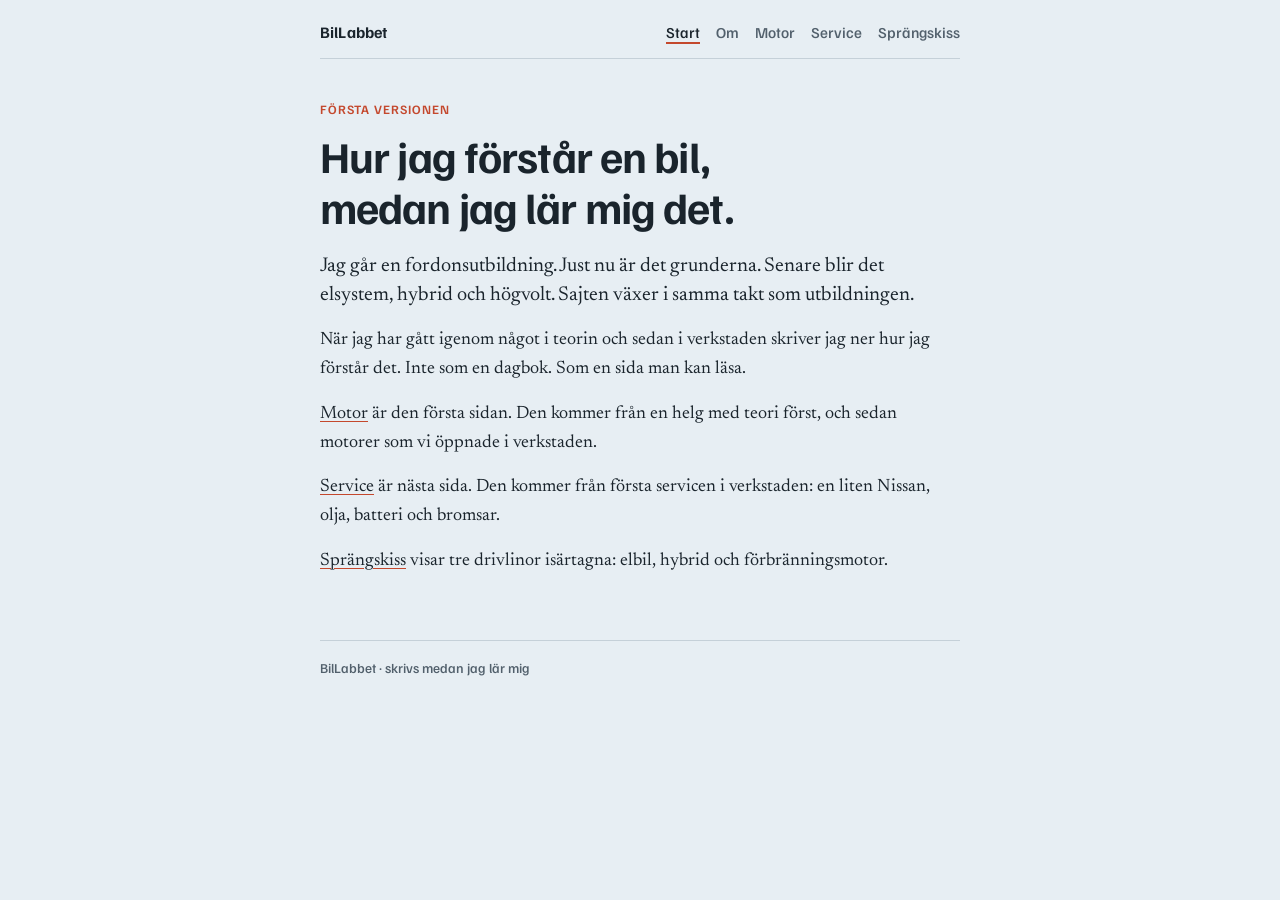
<file: index.html>
<!DOCTYPE html>
<html lang="sv">
  <head>
    <meta charset="utf-8" />
    <meta name="viewport" content="width=device-width, initial-scale=1" />
    <title>BilLabbet</title>
    <meta
      name="description"
      content="En plats där jag samlar hur jag förstår en bil, medan jag lär mig det."
    />
    <link rel="stylesheet" href="styles.css" />
  </head>
  <body>
    <header class="site-header">
      <a class="site-name" href="index.html">BilLabbet</a>
      <nav aria-label="Sidor">
        <a href="index.html" aria-current="page">Start</a>
        <a href="om.html">Om</a>
        <a href="motor.html">Motor</a>
        <a href="service.html">Service</a>
        <a href="sprangskiss.html">Sprängskiss</a>
      </nav>
    </header>

    <main>
      <p class="kicker">Första versionen</p>
      <h1>Hur jag förstår en bil, medan jag lär mig det.</h1>
      <p class="lead">
        Jag går en fordonsutbildning. Just nu är det grunderna. Senare blir det
        elsystem, hybrid och högvolt. Sajten växer i samma takt som utbildningen.
      </p>
      <p>
        När jag har gått igenom något i teorin och sedan i verkstaden skriver jag
        ner hur jag förstår det. Inte som en dagbok. Som en sida man kan läsa.
      </p>
      <p>
        <a class="text-link" href="motor.html">Motor</a> är den första sidan.
        Den kommer från en helg med teori först, och sedan motorer som vi öppnade
        i verkstaden.
      </p>
      <p>
        <a class="text-link" href="service.html">Service</a> är nästa sida.
        Den kommer från första servicen i verkstaden: en liten Nissan, olja,
        batteri och bromsar.
      </p>
      <p>
        <a class="text-link" href="sprangskiss.html">Sprängskiss</a> visar tre
        drivlinor isärtagna: elbil, hybrid och förbränningsmotor.
      </p>
    </main>

    <footer>
      <p>BilLabbet · skrivs medan jag lär mig</p>
    </footer>
  </body>
</html>
</file>
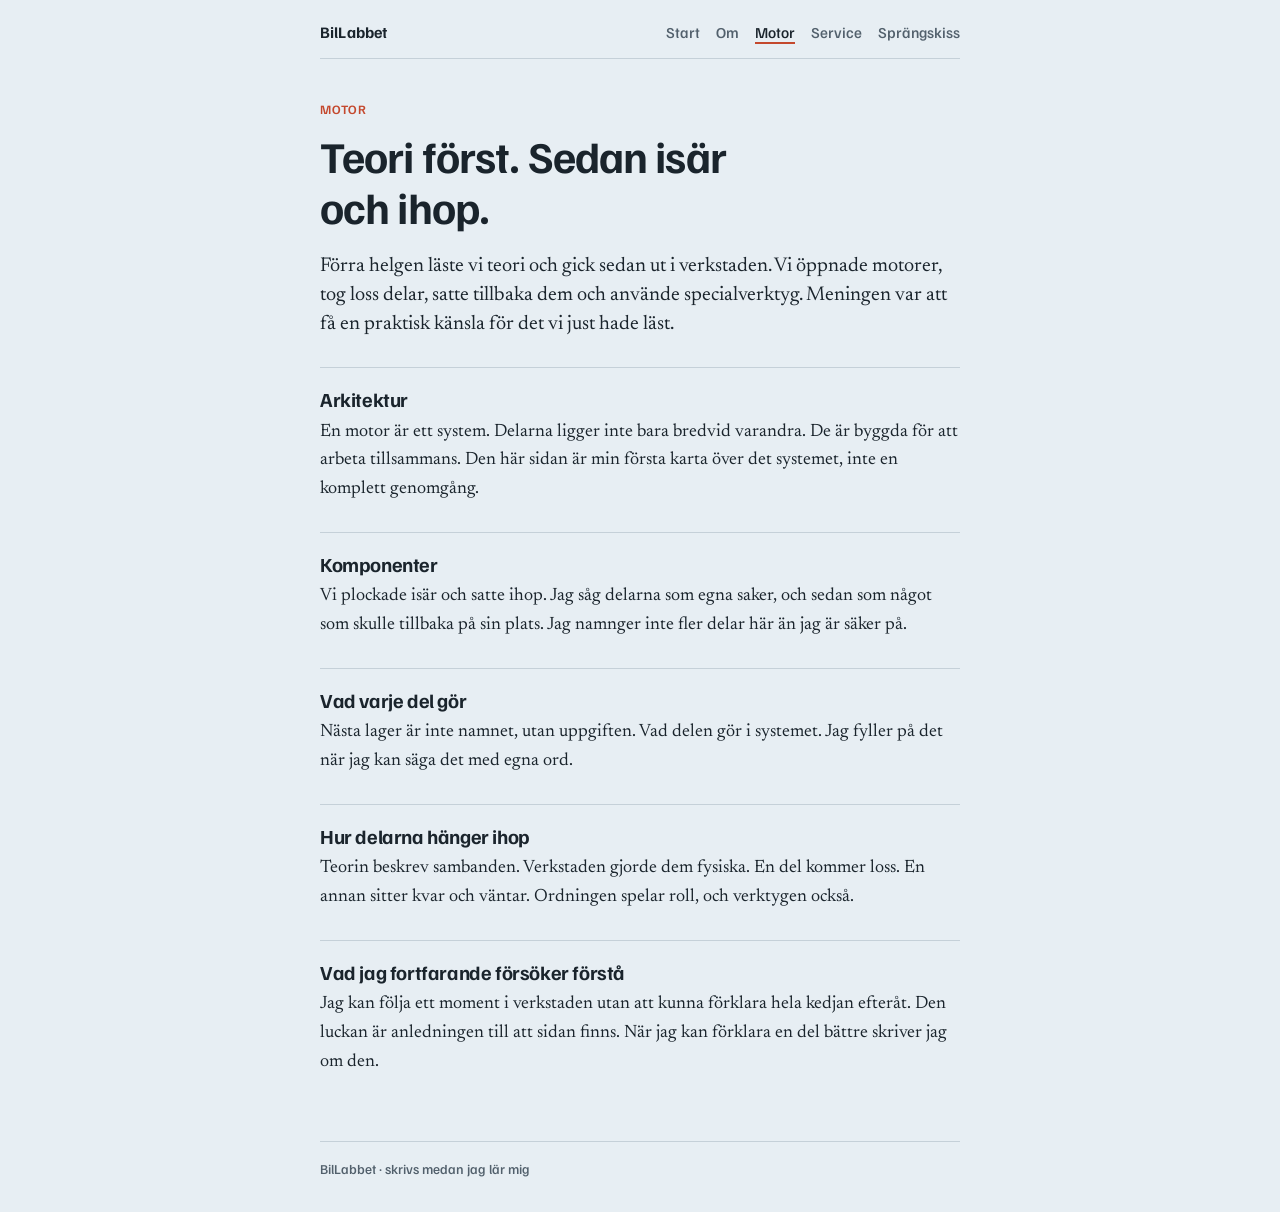
<file: motor.html>
<!DOCTYPE html>
<html lang="sv">
  <head>
    <meta charset="utf-8" />
    <meta name="viewport" content="width=device-width, initial-scale=1" />
    <title>Motor · BilLabbet</title>
    <meta
      name="description"
      content="Hur jag förstår en motor just nu, efter teori och en verkstadshelg."
    />
    <link rel="stylesheet" href="styles.css" />
  </head>
  <body>
    <header class="site-header">
      <a class="site-name" href="index.html">BilLabbet</a>
      <nav aria-label="Sidor">
        <a href="index.html">Start</a>
        <a href="om.html">Om</a>
        <a href="motor.html" aria-current="page">Motor</a>
        <a href="service.html">Service</a>
        <a href="sprangskiss.html">Sprängskiss</a>
      </nav>
    </header>

    <main>
      <p class="kicker">Motor</p>
      <h1>Teori först. Sedan isär och ihop.</h1>
      <p class="lead">
        Förra helgen läste vi teori och gick sedan ut i verkstaden. Vi öppnade
        motorer, tog loss delar, satte tillbaka dem och använde specialverktyg.
        Meningen var att få en praktisk känsla för det vi just hade läst.
      </p>

      <section>
        <h2>Arkitektur</h2>
        <p>
          En motor är ett system. Delarna ligger inte bara bredvid varandra. De
          är byggda för att arbeta tillsammans. Den här sidan är min första karta
          över det systemet, inte en komplett genomgång.
        </p>
      </section>

      <section>
        <h2>Komponenter</h2>
        <p>
          Vi plockade isär och satte ihop. Jag såg delarna som egna saker, och
          sedan som något som skulle tillbaka på sin plats. Jag namnger inte
          fler delar här än jag är säker på.
        </p>
      </section>

      <section>
        <h2>Vad varje del gör</h2>
        <p>
          Nästa lager är inte namnet, utan uppgiften. Vad delen gör i systemet.
          Jag fyller på det när jag kan säga det med egna ord.
        </p>
      </section>

      <section>
        <h2>Hur delarna hänger ihop</h2>
        <p>
          Teorin beskrev sambanden. Verkstaden gjorde dem fysiska. En del kommer
          loss. En annan sitter kvar och väntar. Ordningen spelar roll, och
          verktygen också.
        </p>
      </section>

      <section>
        <h2>Vad jag fortfarande försöker förstå</h2>
        <p>
          Jag kan följa ett moment i verkstaden utan att kunna förklara hela
          kedjan efteråt. Den luckan är anledningen till att sidan finns. När
          jag kan förklara en del bättre skriver jag om den.
        </p>
      </section>
    </main>

    <footer>
      <p>BilLabbet · skrivs medan jag lär mig</p>
    </footer>
  </body>
</html>
</file>
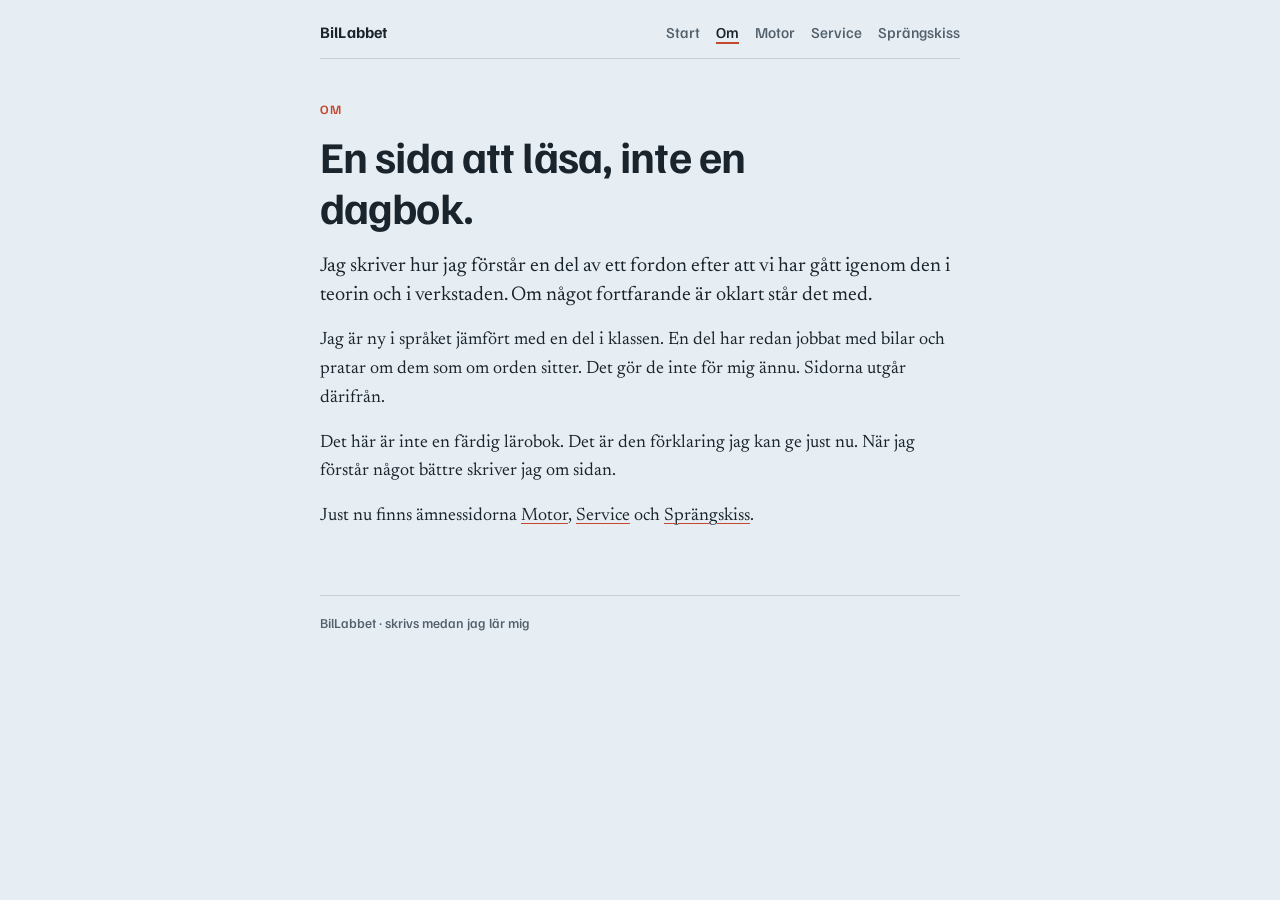
<file: om.html>
<!DOCTYPE html>
<html lang="sv">
  <head>
    <meta charset="utf-8" />
    <meta name="viewport" content="width=device-width, initial-scale=1" />
    <title>Om · BilLabbet</title>
    <meta
      name="description"
      content="Vad BilLabbet är, och vad det inte är ännu."
    />
    <link rel="stylesheet" href="styles.css" />
  </head>
  <body>
    <header class="site-header">
      <a class="site-name" href="index.html">BilLabbet</a>
      <nav aria-label="Sidor">
        <a href="index.html">Start</a>
        <a href="om.html" aria-current="page">Om</a>
        <a href="motor.html">Motor</a>
        <a href="service.html">Service</a>
        <a href="sprangskiss.html">Sprängskiss</a>
      </nav>
    </header>

    <main>
      <p class="kicker">Om</p>
      <h1>En sida att läsa, inte en dagbok.</h1>
      <p class="lead">
        Jag skriver hur jag förstår en del av ett fordon efter att vi har gått
        igenom den i teorin och i verkstaden. Om något fortfarande är oklart står det med.
      </p>
      <p>
        Jag är ny i språket jämfört med en del i klassen. En del har redan
        jobbat med bilar och pratar om dem som om orden sitter. Det gör de inte
        för mig ännu. Sidorna utgår därifrån.
      </p>
      <p>
        Det här är inte en färdig lärobok. Det är den förklaring jag kan ge
        just nu. När jag förstår något bättre skriver jag om sidan.
      </p>
      <p>
        Just nu finns ämnessidorna
        <a class="text-link" href="motor.html">Motor</a>,
        <a class="text-link" href="service.html">Service</a>
        och
        <a class="text-link" href="sprangskiss.html">Sprängskiss</a>.
      </p>
    </main>

    <footer>
      <p>BilLabbet · skrivs medan jag lär mig</p>
    </footer>
  </body>
</html>
</file>
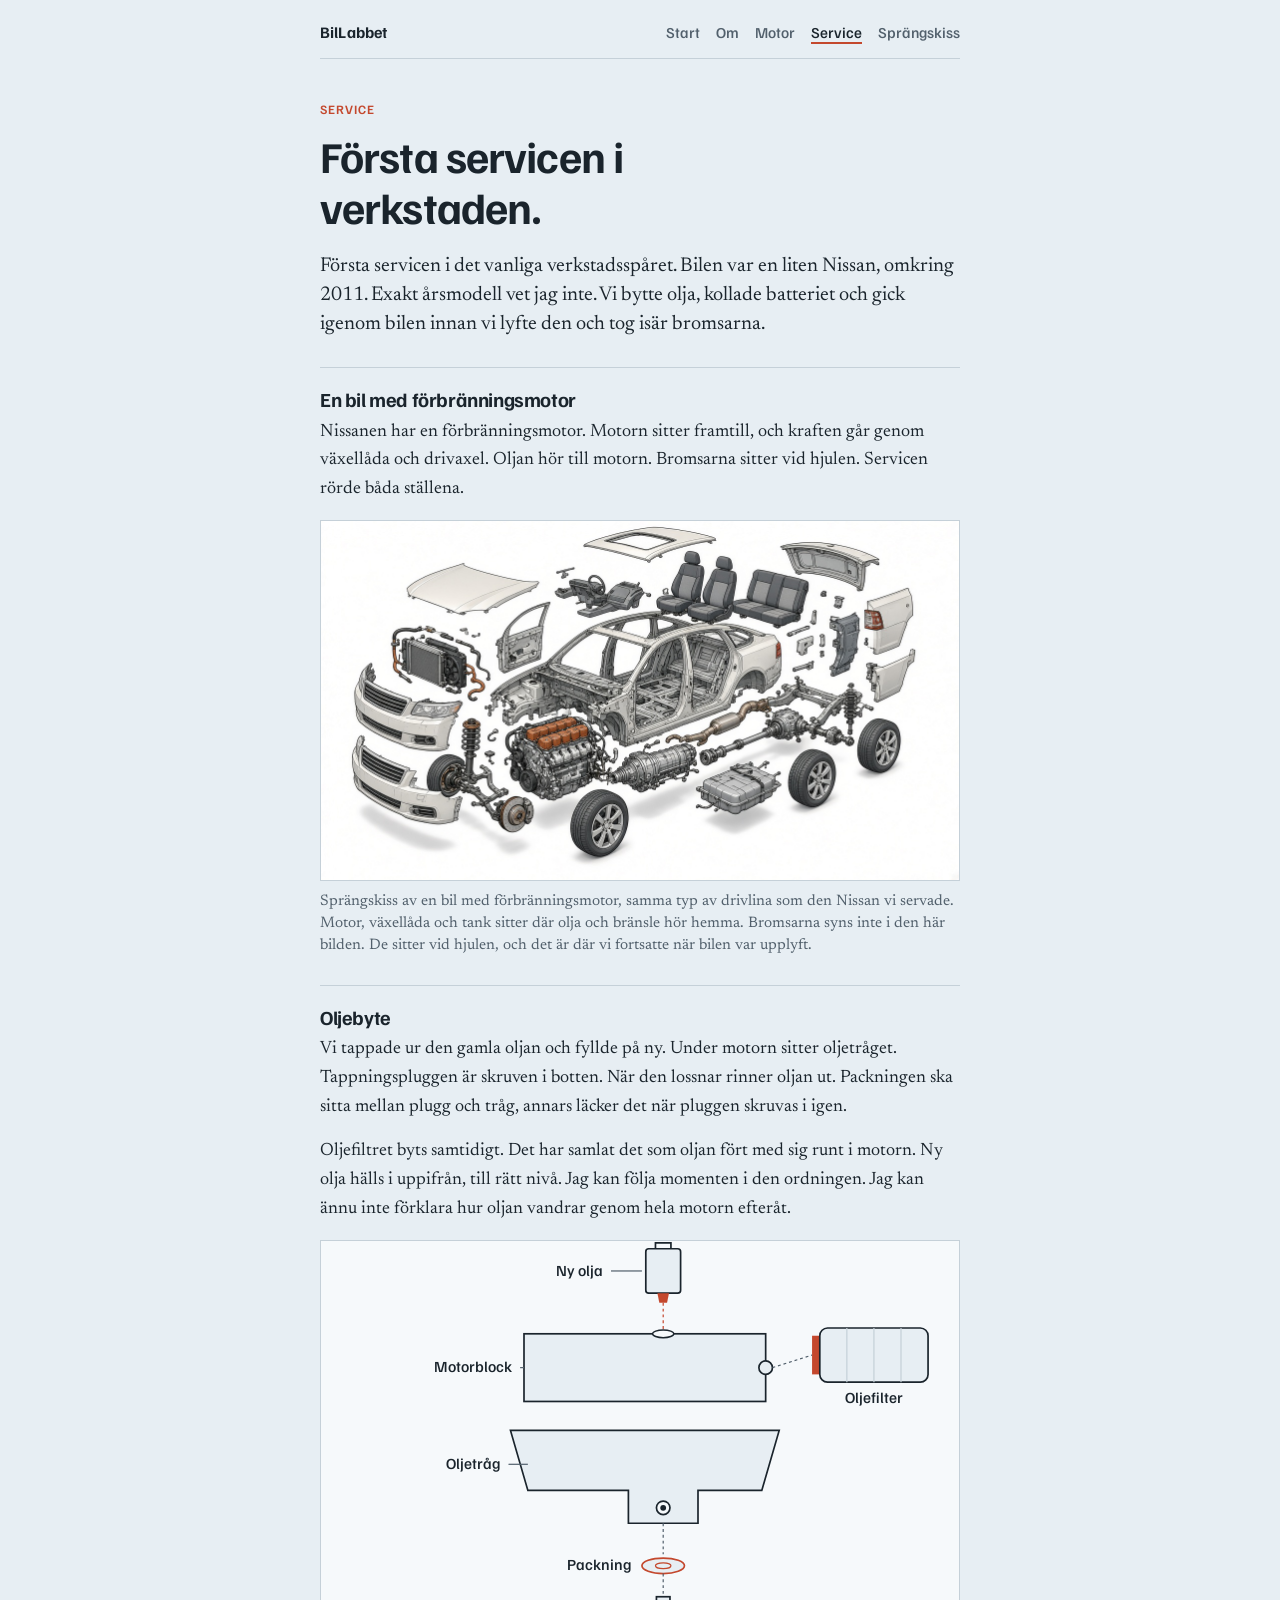
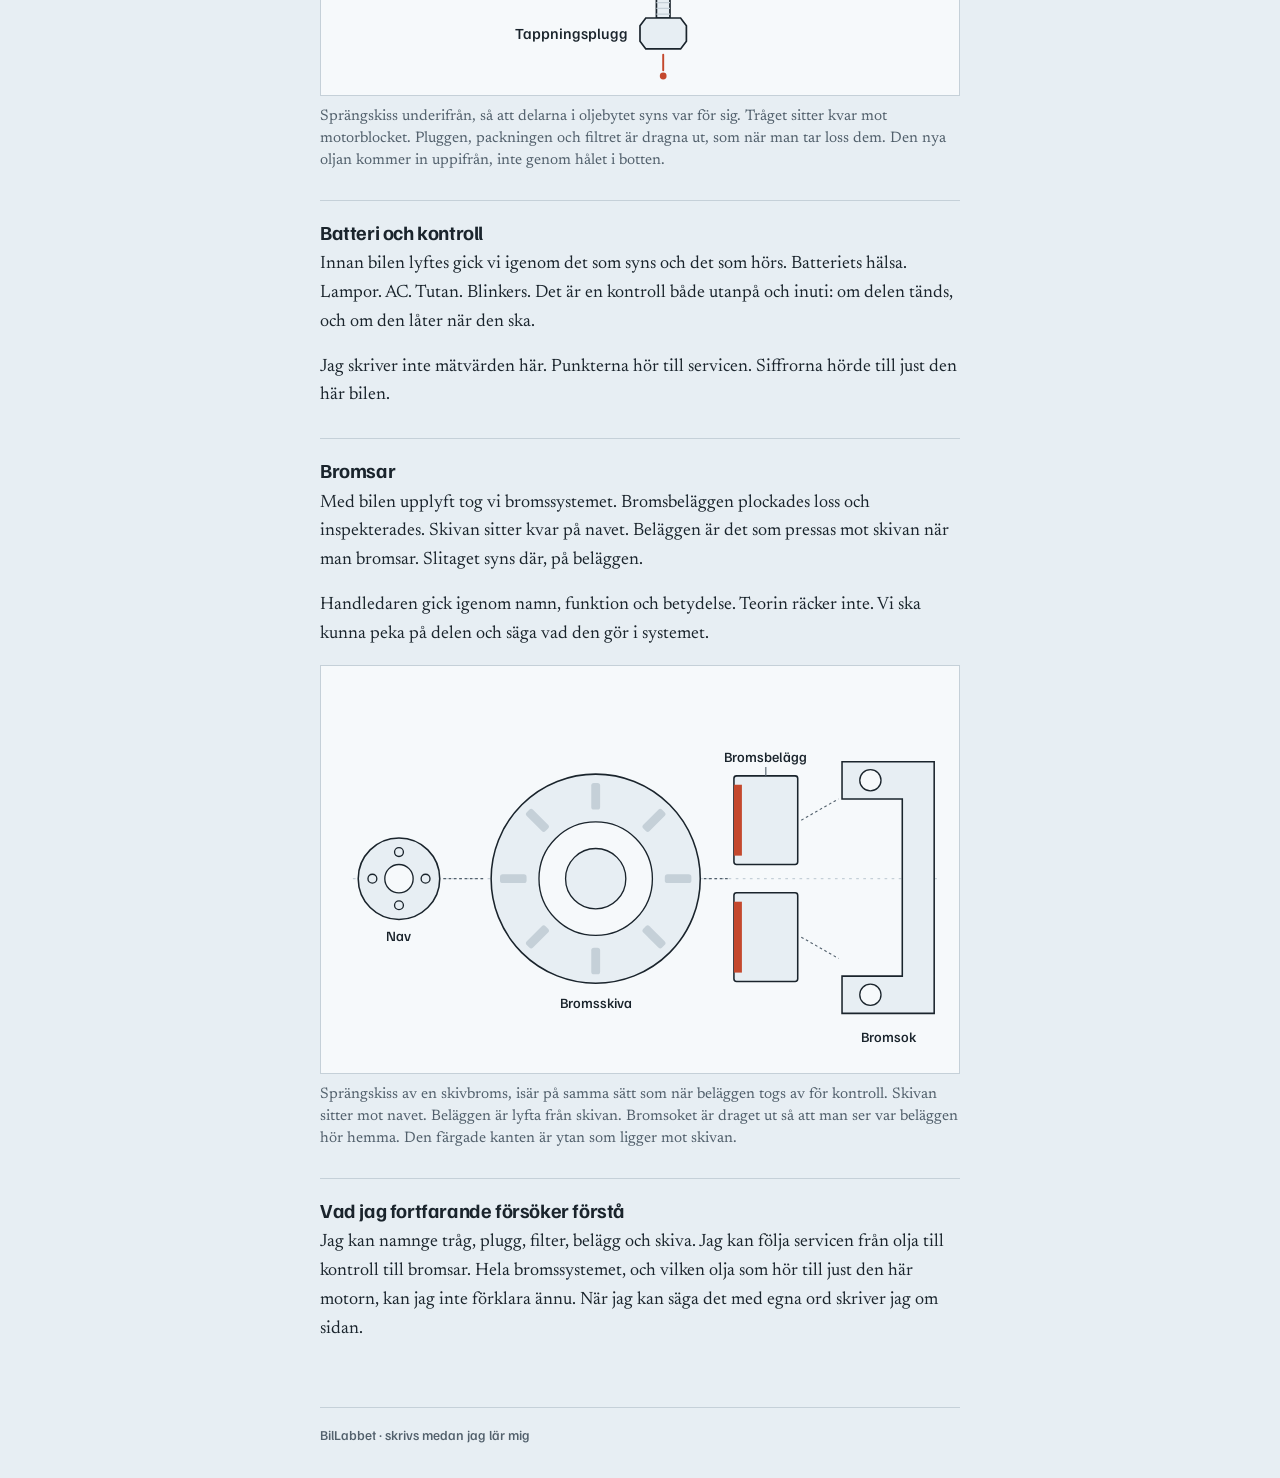
<file: service.html>
<!DOCTYPE html>
<html lang="sv">
  <head>
    <meta charset="utf-8" />
    <meta name="viewport" content="width=device-width, initial-scale=1" />
    <title>Service · BilLabbet</title>
    <meta
      name="description"
      content="Första servicen i verkstaden: oljebyte, batteri, kontroll och bromsar på en liten Nissan."
    />
    <link rel="stylesheet" href="styles.css" />
  </head>
  <body>
    <header class="site-header">
      <a class="site-name" href="index.html">BilLabbet</a>
      <nav aria-label="Sidor">
        <a href="index.html">Start</a>
        <a href="om.html">Om</a>
        <a href="motor.html">Motor</a>
        <a href="service.html" aria-current="page">Service</a>
        <a href="sprangskiss.html">Sprängskiss</a>
      </nav>
    </header>

    <main>
      <p class="kicker">Service</p>
      <h1>Första servicen i verkstaden.</h1>
      <p class="lead">
        Första servicen i det vanliga verkstadsspåret. Bilen var en liten
        Nissan, omkring 2011. Exakt årsmodell vet jag inte. Vi bytte olja,
        kollade batteriet och gick igenom bilen innan vi lyfte den och tog isär
        bromsarna.
      </p>

      <section>
        <h2>En bil med förbränningsmotor</h2>
        <p>
          Nissanen har en förbränningsmotor. Motorn sitter framtill, och kraften
          går genom växellåda och drivaxel. Oljan hör till motorn. Bromsarna
          sitter vid hjulen. Servicen rörde båda ställena.
        </p>
        <figure class="diagram">
          <img
            src="images/forbranning-sprangskiss.jpg"
            alt="Sprängskiss av en personbil med förbränningsmotor, växellåda, avgassystem, kylare och bränsletank"
            width="1280"
            height="720"
          />
          <figcaption>
            Sprängskiss av en bil med förbränningsmotor, samma typ av drivlina
            som den Nissan vi servade. Motor, växellåda och tank sitter där
            olja och bränsle hör hemma. Bromsarna syns inte i den här bilden.
            De sitter vid hjulen, och det är där vi fortsatte när bilen var
            upplyft.
          </figcaption>
        </figure>
      </section>

      <section>
        <h2>Oljebyte</h2>
        <p>
          Vi tappade ur den gamla oljan och fyllde på ny. Under motorn sitter
          oljetråget. Tappningspluggen är skruven i botten. När den lossnar
          rinner oljan ut. Packningen ska sitta mellan plugg och tråg, annars
          läcker det när pluggen skruvas i igen.
        </p>
        <p>
          Oljefiltret byts samtidigt. Det har samlat det som oljan fört med sig
          runt i motorn. Ny olja hälls i uppifrån, till rätt nivå. Jag kan följa
          momenten i den ordningen. Jag kan ännu inte förklara hur oljan vandrar
          genom hela motorn efteråt.
        </p>
        <figure class="diagram">
          <svg
            viewBox="0 0 660 470"
            width="660"
            height="470"
            role="img"
            aria-labelledby="olja-titel"
          >
            <title id="olja-titel">
              Sprängskiss av ett oljebyte: motorblock, oljetråg, packning, tappningsplugg och oljefilter
            </title>
            <text x="292" y="36" text-anchor="end" font-size="16">Ny olja</text>
            <line
              x1="300"
              y1="31"
              x2="332"
              y2="31"
              stroke="var(--muted)"
              stroke-width="1.25"
            />
            <rect
              x="336"
              y="8"
              width="36"
              height="46"
              rx="3"
              fill="var(--paper)"
              stroke="var(--ink)"
              stroke-width="1.75"
            />
            <path
              d="M346 8 v-6 h16 v6"
              fill="none"
              stroke="var(--ink)"
              stroke-width="1.75"
            />
            <path
              d="M348 54 h12 l-2 10 h-8 z"
              fill="var(--mark)"
            />
            <line
              x1="354"
              y1="64"
              x2="354"
              y2="96"
              stroke="var(--mark)"
              stroke-width="1.25"
              stroke-dasharray="3 3"
            />

            <rect
              x="210"
              y="96"
              width="250"
              height="70"
              fill="var(--paper)"
              stroke="var(--ink)"
              stroke-width="1.75"
            />
            <ellipse
              cx="354"
              cy="96"
              rx="11"
              ry="4"
              fill="var(--sheet)"
              stroke="var(--ink)"
              stroke-width="1.5"
            />
            <text x="198" y="136" text-anchor="end" font-size="16">Motorblock</text>
            <line
              x1="206"
              y1="131"
              x2="210"
              y2="131"
              stroke="var(--muted)"
              stroke-width="1.25"
            />

            <circle
              cx="460"
              cy="131"
              r="7"
              fill="var(--paper)"
              stroke="var(--ink)"
              stroke-width="1.75"
            />
            <line
              x1="467"
              y1="131"
              x2="508"
              y2="118"
              stroke="var(--muted)"
              stroke-width="1.25"
              stroke-dasharray="3 3"
            />
            <rect
              x="508"
              y="98"
              width="8"
              height="40"
              fill="var(--mark)"
            />
            <rect
              x="516"
              y="90"
              width="112"
              height="56"
              rx="8"
              fill="var(--paper)"
              stroke="var(--ink)"
              stroke-width="1.75"
            />
            <path
              d="M544 90 v56 M572 90 v56 M600 90 v56"
              fill="none"
              stroke="var(--line)"
              stroke-width="1.25"
            />
            <text x="572" y="168" text-anchor="middle" font-size="16">Oljefilter</text>

            <path
              d="M196 196 H474 L456 258 H390 V292 H318 V258 H214 Z"
              fill="var(--paper)"
              stroke="var(--ink)"
              stroke-width="1.75"
            />
            <circle
              cx="354"
              cy="276"
              r="7"
              fill="var(--sheet)"
              stroke="var(--ink)"
              stroke-width="1.75"
            />
            <circle cx="354" cy="276" r="3" fill="var(--ink)" />
            <text x="186" y="236" text-anchor="end" font-size="16">Oljetråg</text>
            <line
              x1="194"
              y1="231"
              x2="214"
              y2="231"
              stroke="var(--muted)"
              stroke-width="1.25"
            />

            <line
              x1="354"
              y1="292"
              x2="354"
              y2="324"
              stroke="var(--muted)"
              stroke-width="1.25"
              stroke-dasharray="3 3"
            />
            <ellipse
              cx="354"
              cy="336"
              rx="22"
              ry="8"
              fill="var(--paper)"
              stroke="var(--mark)"
              stroke-width="1.75"
            />
            <ellipse
              cx="354"
              cy="336"
              rx="8"
              ry="3"
              fill="none"
              stroke="var(--mark)"
              stroke-width="1.25"
            />
            <text x="322" y="340" text-anchor="end" font-size="16">Packning</text>

            <line
              x1="354"
              y1="344"
              x2="354"
              y2="368"
              stroke="var(--muted)"
              stroke-width="1.25"
              stroke-dasharray="3 3"
            />
            <rect
              x="347"
              y="368"
              width="14"
              height="22"
              fill="var(--paper)"
              stroke="var(--ink)"
              stroke-width="1.75"
            />
            <path
              d="M347 374 h14 M347 380 h14 M347 386 h14"
              fill="none"
              stroke="var(--line)"
              stroke-width="1.25"
            />
            <polygon
              points="336,390 372,390 378,398 378,414 372,422 336,422 330,414 330,398"
              fill="var(--paper)"
              stroke="var(--ink)"
              stroke-width="1.75"
            />
            <text x="318" y="412" text-anchor="end" font-size="16">Tappningsplugg</text>
            <path
              d="M354 428 v16"
              fill="none"
              stroke="var(--mark)"
              stroke-width="2"
              stroke-linecap="round"
            />
            <circle cx="354" cy="450" r="3.5" fill="var(--mark)" />
          </svg>
          <figcaption>
            Sprängskiss underifrån, så att delarna i oljebytet syns var för
            sig. Tråget sitter kvar mot motorblocket. Pluggen, packningen och
            filtret är dragna ut, som när man tar loss dem. Den nya oljan
            kommer in uppifrån, inte genom hålet i botten.
          </figcaption>
        </figure>
      </section>

      <section>
        <h2>Batteri och kontroll</h2>
        <p>
          Innan bilen lyftes gick vi igenom det som syns och det som hörs.
          Batteriets hälsa. Lampor. AC. Tutan. Blinkers. Det är en kontroll
          både utanpå och inuti: om delen tänds, och om den låter när den ska.
        </p>
        <p>
          Jag skriver inte mätvärden här. Punkterna hör till servicen.
          Siffrorna hörde till just den här bilen.
        </p>
      </section>

      <section>
        <h2>Bromsar</h2>
        <p>
          Med bilen upplyft tog vi bromssystemet. Bromsbeläggen plockades loss
          och inspekterades. Skivan sitter kvar på navet. Beläggen är det som
          pressas mot skivan när man bromsar. Slitaget syns där, på beläggen.
        </p>
        <p>
          Handledaren gick igenom namn, funktion och betydelse. Teorin räcker
          inte. Vi ska kunna peka på delen och säga vad den gör i systemet.
        </p>
        <figure class="diagram">
          <svg
            viewBox="0 0 720 460"
            width="720"
            height="460"
            role="img"
            aria-labelledby="broms-titel"
          >
            <title id="broms-titel">
              Sprängskiss av en skivbroms: nav, bromsskiva, bromsbelägg och bromsok
            </title>
            <line
              x1="36"
              y1="240"
              x2="700"
              y2="240"
              stroke="var(--line)"
              stroke-dasharray="3 5"
              stroke-width="1.25"
            />

            <g transform="translate(88 240)">
              <circle r="46" fill="var(--paper)" stroke="var(--ink)" stroke-width="1.75" />
              <circle r="16" fill="var(--sheet)" stroke="var(--ink)" stroke-width="1.5" />
              <g fill="var(--paper)" stroke="var(--ink)" stroke-width="1.5">
                <circle cx="0" cy="-30" r="5" />
                <circle cx="30" cy="0" r="5" />
                <circle cx="0" cy="30" r="5" />
                <circle cx="-30" cy="0" r="5" />
              </g>
            </g>
            <text x="88" y="310" text-anchor="middle" font-size="16">Nav</text>

            <line
              x1="138"
              y1="240"
              x2="186"
              y2="240"
              stroke="var(--muted)"
              stroke-width="1.25"
              stroke-dasharray="3 3"
            />

            <g transform="translate(310 240)">
              <circle r="118" fill="var(--paper)" stroke="var(--ink)" stroke-width="1.75" />
              <circle r="64" fill="var(--sheet)" stroke="var(--ink)" stroke-width="1.5" />
              <circle r="34" fill="var(--paper)" stroke="var(--ink)" stroke-width="1.5" />
              <g fill="var(--line)">
                <rect x="78" y="-5" width="30" height="10" rx="3" />
                <rect x="78" y="-5" width="30" height="10" rx="3" transform="rotate(45)" />
                <rect x="78" y="-5" width="30" height="10" rx="3" transform="rotate(90)" />
                <rect x="78" y="-5" width="30" height="10" rx="3" transform="rotate(135)" />
                <rect x="78" y="-5" width="30" height="10" rx="3" transform="rotate(180)" />
                <rect x="78" y="-5" width="30" height="10" rx="3" transform="rotate(225)" />
                <rect x="78" y="-5" width="30" height="10" rx="3" transform="rotate(270)" />
                <rect x="78" y="-5" width="30" height="10" rx="3" transform="rotate(315)" />
              </g>
            </g>
            <text x="310" y="386" text-anchor="middle" font-size="16">Bromsskiva</text>

            <line
              x1="432"
              y1="240"
              x2="462"
              y2="240"
              stroke="var(--muted)"
              stroke-width="1.25"
              stroke-dasharray="3 3"
            />

            <g fill="var(--paper)" stroke="var(--ink)" stroke-width="1.75">
              <rect x="466" y="124" width="72" height="100" rx="3" />
              <rect x="466" y="256" width="72" height="100" rx="3" />
            </g>
            <g fill="var(--mark)">
              <rect x="466" y="134" width="9" height="80" />
              <rect x="466" y="266" width="9" height="80" />
            </g>
            <text x="502" y="108" text-anchor="middle" font-size="16">Bromsbelägg</text>
            <line
              x1="502"
              y1="114"
              x2="502"
              y2="124"
              stroke="var(--muted)"
              stroke-width="1.25"
            />

            <line
              x1="542"
              y1="174"
              x2="584"
              y2="150"
              stroke="var(--muted)"
              stroke-width="1.25"
              stroke-dasharray="3 3"
            />
            <line
              x1="542"
              y1="306"
              x2="584"
              y2="330"
              stroke="var(--muted)"
              stroke-width="1.25"
              stroke-dasharray="3 3"
            />

            <path
              d="M588 108 H692 V392 H588 V350 H656 V150 H588 Z"
              fill="var(--paper)"
              stroke="var(--ink)"
              stroke-width="1.75"
            />
            <circle
              cx="620"
              cy="129"
              r="12"
              fill="var(--sheet)"
              stroke="var(--ink)"
              stroke-width="1.5"
            />
            <circle
              cx="620"
              cy="371"
              r="12"
              fill="var(--sheet)"
              stroke="var(--ink)"
              stroke-width="1.5"
            />
            <text x="640" y="424" text-anchor="middle" font-size="16">Bromsok</text>
          </svg>
          <figcaption>
            Sprängskiss av en skivbroms, isär på samma sätt som när beläggen
            togs av för kontroll. Skivan sitter mot navet. Beläggen är lyfta
            från skivan. Bromsoket är draget ut så att man ser var beläggen hör
            hemma. Den färgade kanten är ytan som ligger mot skivan.
          </figcaption>
        </figure>
      </section>

      <section>
        <h2>Vad jag fortfarande försöker förstå</h2>
        <p>
          Jag kan namnge tråg, plugg, filter, belägg och skiva. Jag kan följa
          servicen från olja till kontroll till bromsar. Hela bromssystemet, och
          vilken olja som hör till just den här motorn, kan jag inte förklara
          ännu. När jag kan säga det med egna ord skriver jag om sidan.
        </p>
      </section>
    </main>

    <footer>
      <p>BilLabbet · skrivs medan jag lär mig</p>
    </footer>
  </body>
</html>
</file>
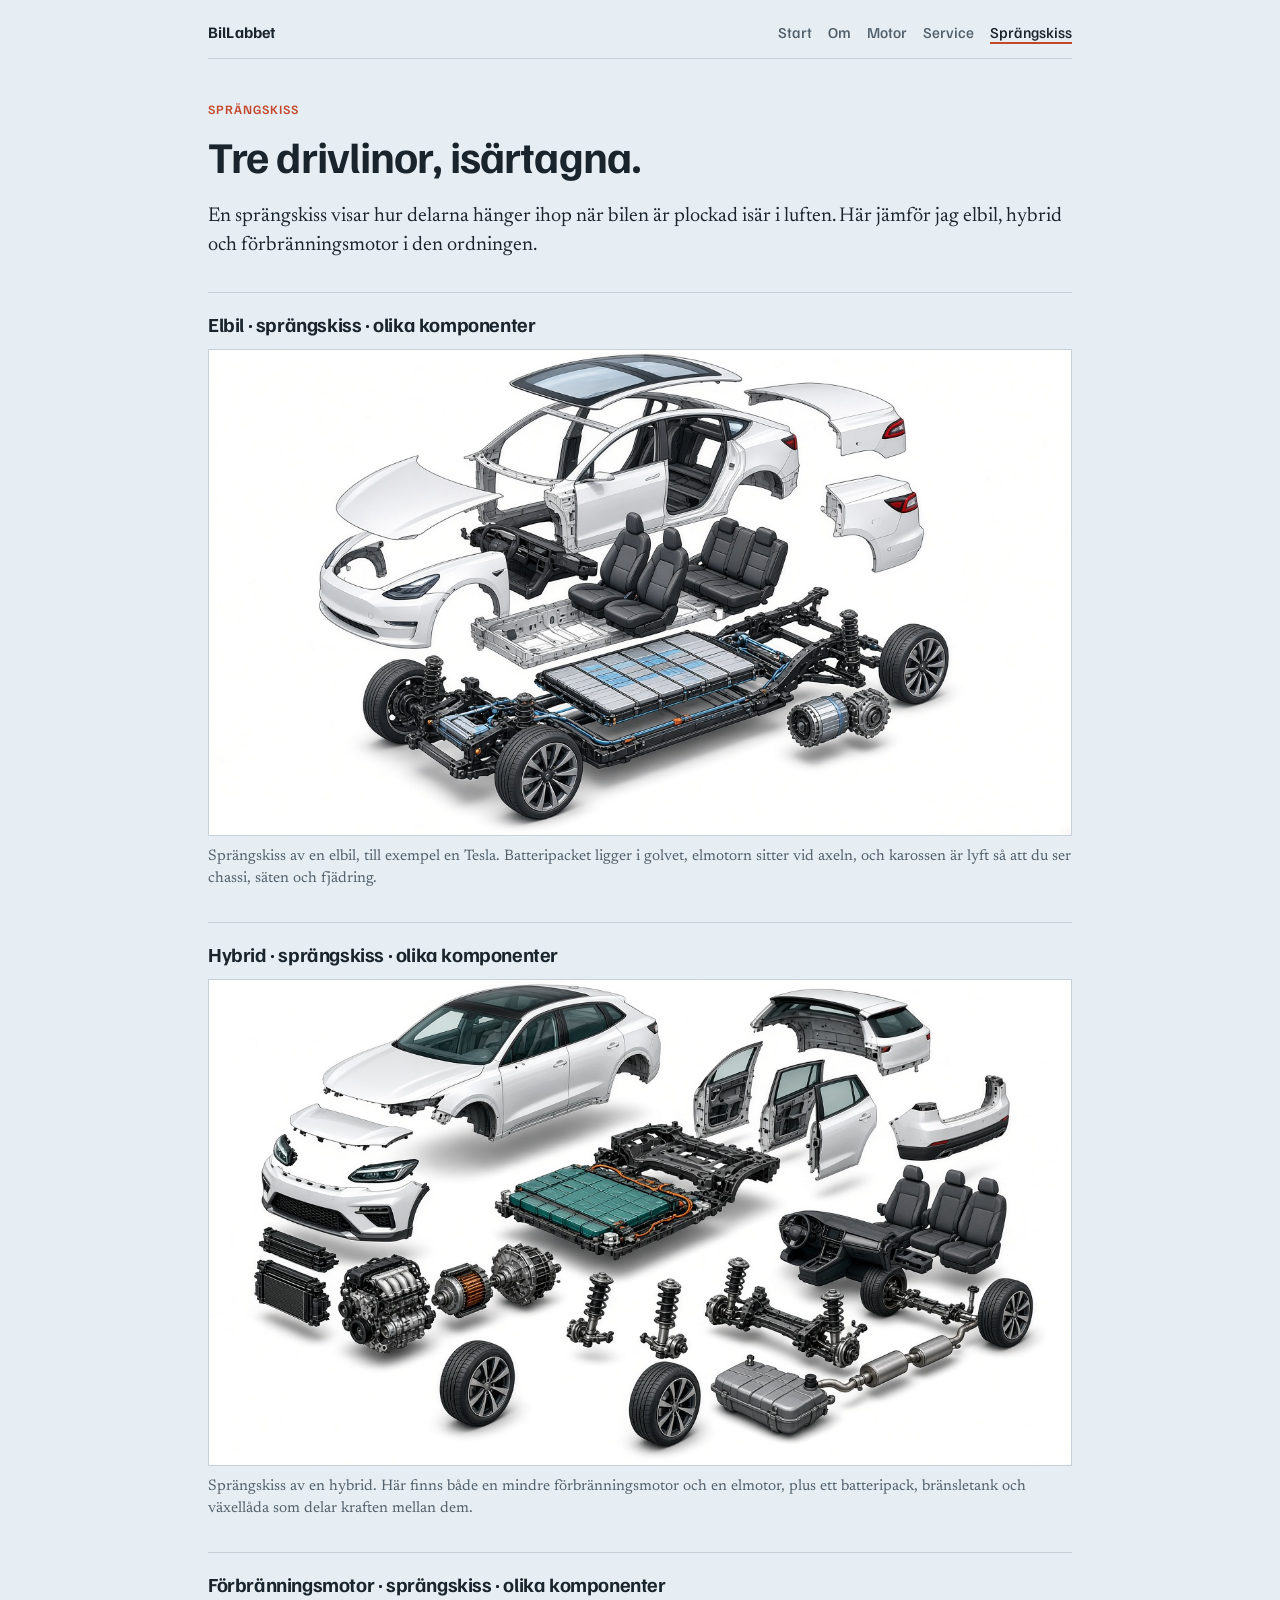
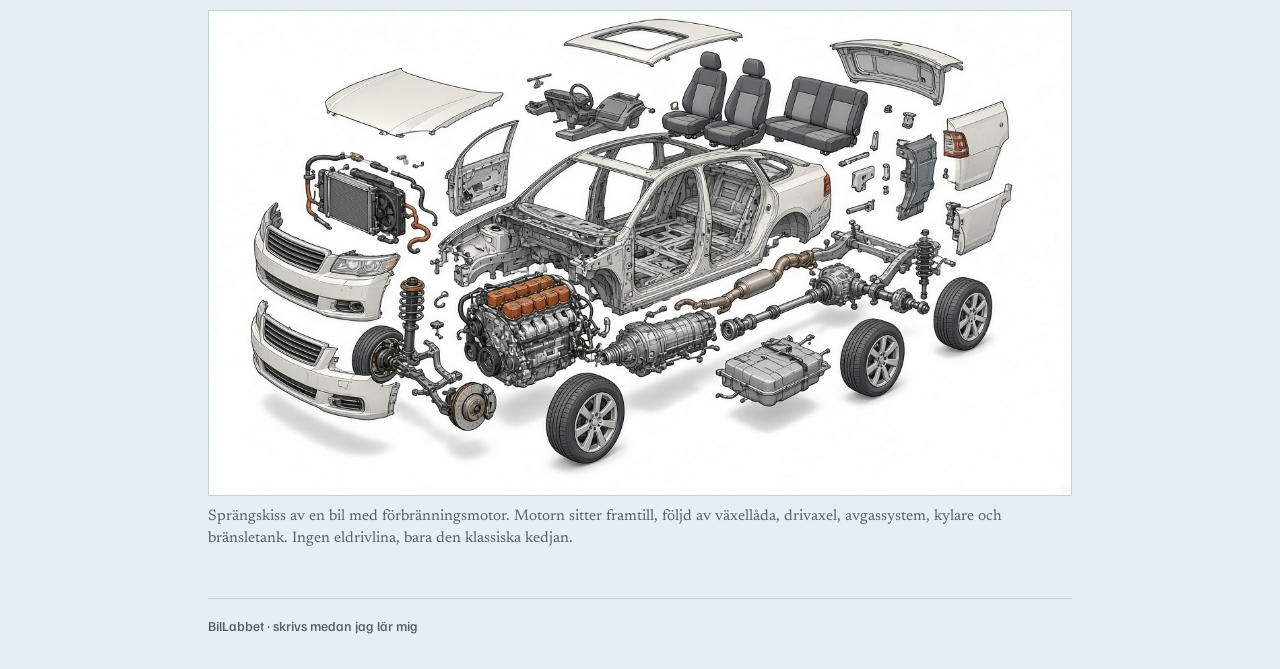
<file: sprangskiss.html>
<!DOCTYPE html>
<html lang="sv">
  <head>
    <meta charset="utf-8" />
    <meta name="viewport" content="width=device-width, initial-scale=1" />
    <title>Sprängskiss · BilLabbet</title>
    <meta
      name="description"
      content="Sprängskisser som visar olika komponenter i elbil, hybrid och förbränningsmotor."
    />
    <link rel="stylesheet" href="styles.css" />
  </head>
  <body>
    <header class="site-header wide">
      <a class="site-name" href="index.html">BilLabbet</a>
      <nav aria-label="Sidor">
        <a href="index.html">Start</a>
        <a href="om.html">Om</a>
        <a href="motor.html">Motor</a>
        <a href="service.html">Service</a>
        <a href="sprangskiss.html" aria-current="page">Sprängskiss</a>
      </nav>
    </header>

    <main class="wide">
      <p class="kicker">Sprängskiss</p>
      <h1>Tre drivlinor, isärtagna.</h1>
      <p class="lead">
        En sprängskiss visar hur delarna hänger ihop när bilen är plockad isär
        i luften. Här jämför jag elbil, hybrid och förbränningsmotor i den
        ordningen.
      </p>

      <article class="diagram">
        <h2>Elbil · sprängskiss · olika komponenter</h2>
        <figure>
          <img
            src="images/elbil-sprangskiss.jpg"
            alt="Sprängskiss av en elbil liknande Tesla, med batteripack, elmotor och karossdelar isärtagna"
            width="1280"
            height="720"
          />
          <figcaption>
            Sprängskiss av en elbil, till exempel en Tesla. Batteripacket ligger
            i golvet, elmotorn sitter vid axeln, och karossen är lyft så att du
            ser chassi, säten och fjädring.
          </figcaption>
        </figure>
      </article>

      <article class="diagram">
        <h2>Hybrid · sprängskiss · olika komponenter</h2>
        <figure>
          <img
            src="images/hybrid-sprangskiss.jpg"
            alt="Sprängskiss av en hybridbil med både förbränningsmotor, elmotor och batteri"
            width="1280"
            height="720"
          />
          <figcaption>
            Sprängskiss av en hybrid. Här finns både en mindre
            förbränningsmotor och en elmotor, plus ett batteripack, bränsletank
            och växellåda som delar kraften mellan dem.
          </figcaption>
        </figure>
      </article>

      <article class="diagram">
        <h2>Förbränningsmotor · sprängskiss · olika komponenter</h2>
        <figure>
          <img
            src="images/forbranning-sprangskiss.jpg"
            alt="Sprängskiss av en bil med förbränningsmotor, växellåda, avgassystem och bränsletank"
            width="1280"
            height="720"
          />
          <figcaption>
            Sprängskiss av en bil med förbränningsmotor. Motorn sitter framtill,
            följd av växellåda, drivaxel, avgassystem, kylare och bränsletank.
            Ingen eldrivlina, bara den klassiska kedjan.
          </figcaption>
        </figure>
      </article>
    </main>

    <footer class="wide">
      <p>BilLabbet · skrivs medan jag lär mig</p>
    </footer>
  </body>
</html>
</file>
<file: styles.css>
@font-face {
  font-family: "Familjen Grotesk";
  font-style: normal;
  font-weight: 500 700;
  font-display: swap;
  src: url("fonts/familjen-grotesk-latin.woff2") format("woff2");
  unicode-range: U+0000-00FF, U+0131, U+0152-0153, U+02BB-02BC, U+02C6, U+02DA,
    U+02DC, U+0304, U+0308, U+0329, U+2000-206F, U+20AC, U+2122, U+2191, U+2193,
    U+2212, U+2215, U+FEFF, U+FFFD;
}

@font-face {
  font-family: "Newsreader";
  font-style: normal;
  font-weight: 400 500;
  font-display: swap;
  src: url("fonts/newsreader-latin.woff2") format("woff2");
  unicode-range: U+0000-00FF, U+0131, U+0152-0153, U+02BB-02BC, U+02C6, U+02DA,
    U+02DC, U+0304, U+0308, U+0329, U+2000-206F, U+20AC, U+2122, U+2191, U+2193,
    U+2212, U+2215, U+FEFF, U+FFFD;
}

:root {
  --paper: #e7eef3;
  --sheet: #f6f9fb;
  --ink: #1a242c;
  --muted: #52606c;
  --line: #c5d0d8;
  --mark: #c4482d;
  --focus: #1a242c;
}

*,
*::before,
*::after {
  box-sizing: border-box;
}

html {
  background: var(--paper);
}

body {
  margin: 0;
  min-height: 100vh;
  color: var(--ink);
  background: var(--paper);
  font-family: "Newsreader", "Iowan Old Style", "Palatino Linotype", Palatino, serif;
  font-size: 1.125rem;
  line-height: 1.6;
}

.site-header,
main,
footer {
  width: min(40rem, calc(100% - 2rem));
  margin-inline: auto;
}

.site-header {
  display: flex;
  flex-wrap: wrap;
  align-items: baseline;
  justify-content: space-between;
  gap: 0.75rem 1.5rem;
  padding-block: 1.25rem 0.75rem;
  border-bottom: 1px solid var(--line);
}

.site-name {
  color: inherit;
  font-family: "Familjen Grotesk", "Avenir Next", "Segoe UI", sans-serif;
  font-weight: 700;
  font-size: 1rem;
  letter-spacing: 0.01em;
  text-decoration: none;
}

nav {
  display: flex;
  flex-wrap: wrap;
  gap: 0.35rem 1rem;
  font-family: "Familjen Grotesk", "Avenir Next", "Segoe UI", sans-serif;
  font-size: 0.95rem;
  font-weight: 500;
}

nav a {
  color: var(--muted);
  text-decoration: none;
}

nav a[aria-current="page"] {
  color: var(--ink);
  box-shadow: inset 0 -2px 0 var(--mark);
}

main {
  padding-block: 2.5rem 3rem;
}

.kicker {
  margin: 0 0 0.75rem;
  color: var(--mark);
  font-family: "Familjen Grotesk", "Avenir Next", "Segoe UI", sans-serif;
  font-size: 0.8rem;
  font-weight: 600;
  letter-spacing: 0.08em;
  text-transform: uppercase;
}

h1,
h2 {
  font-family: "Familjen Grotesk", "Avenir Next", "Segoe UI", sans-serif;
  font-weight: 700;
  letter-spacing: -0.02em;
  line-height: 1.15;
}

h1 {
  margin: 0 0 1.25rem;
  max-width: 18ch;
  font-size: clamp(2rem, 5vw, 2.75rem);
}

h2 {
  margin: 0 0 0.4rem;
  font-size: 1.25rem;
}

.lead {
  font-size: 1.25rem;
  line-height: 1.45;
}

p {
  margin: 0 0 1rem;
}

section {
  margin-top: 1.75rem;
  padding-top: 1.25rem;
  border-top: 1px solid var(--line);
}

a.text-link {
  color: inherit;
  text-underline-offset: 0.18em;
  text-decoration-thickness: 1px;
  text-decoration-color: var(--mark);
}

a:focus-visible {
  outline: 2px solid var(--focus);
  outline-offset: 3px;
}

footer {
  padding-bottom: 2rem;
  color: var(--muted);
  font-family: "Familjen Grotesk", "Avenir Next", "Segoe UI", sans-serif;
  font-size: 0.85rem;
}

footer p {
  margin: 0;
  padding-top: 1rem;
  border-top: 1px solid var(--line);
}

.site-header.wide,
main.wide,
footer.wide {
  width: min(54rem, calc(100% - 2rem));
}

article.diagram {
  margin-top: 2rem;
  padding-top: 1.25rem;
  border-top: 1px solid var(--line);
}

.diagram figure,
figure.diagram {
  margin: 0.85rem 0 0;
}

.diagram img,
.diagram svg {
  display: block;
  width: 100%;
  height: auto;
  background: var(--sheet);
  border: 1px solid var(--line);
}

.diagram figcaption {
  margin-top: 0.6rem;
  color: var(--muted);
  font-size: 0.95rem;
  line-height: 1.45;
}

.diagram text {
  font-family: "Familjen Grotesk", "Avenir Next", "Segoe UI", sans-serif;
  font-weight: 500;
  fill: var(--ink);
}

@media (max-width: 36rem) {
  body {
    font-size: 1.05rem;
  }

  main {
    padding-top: 1.75rem;
  }
}
</file>
